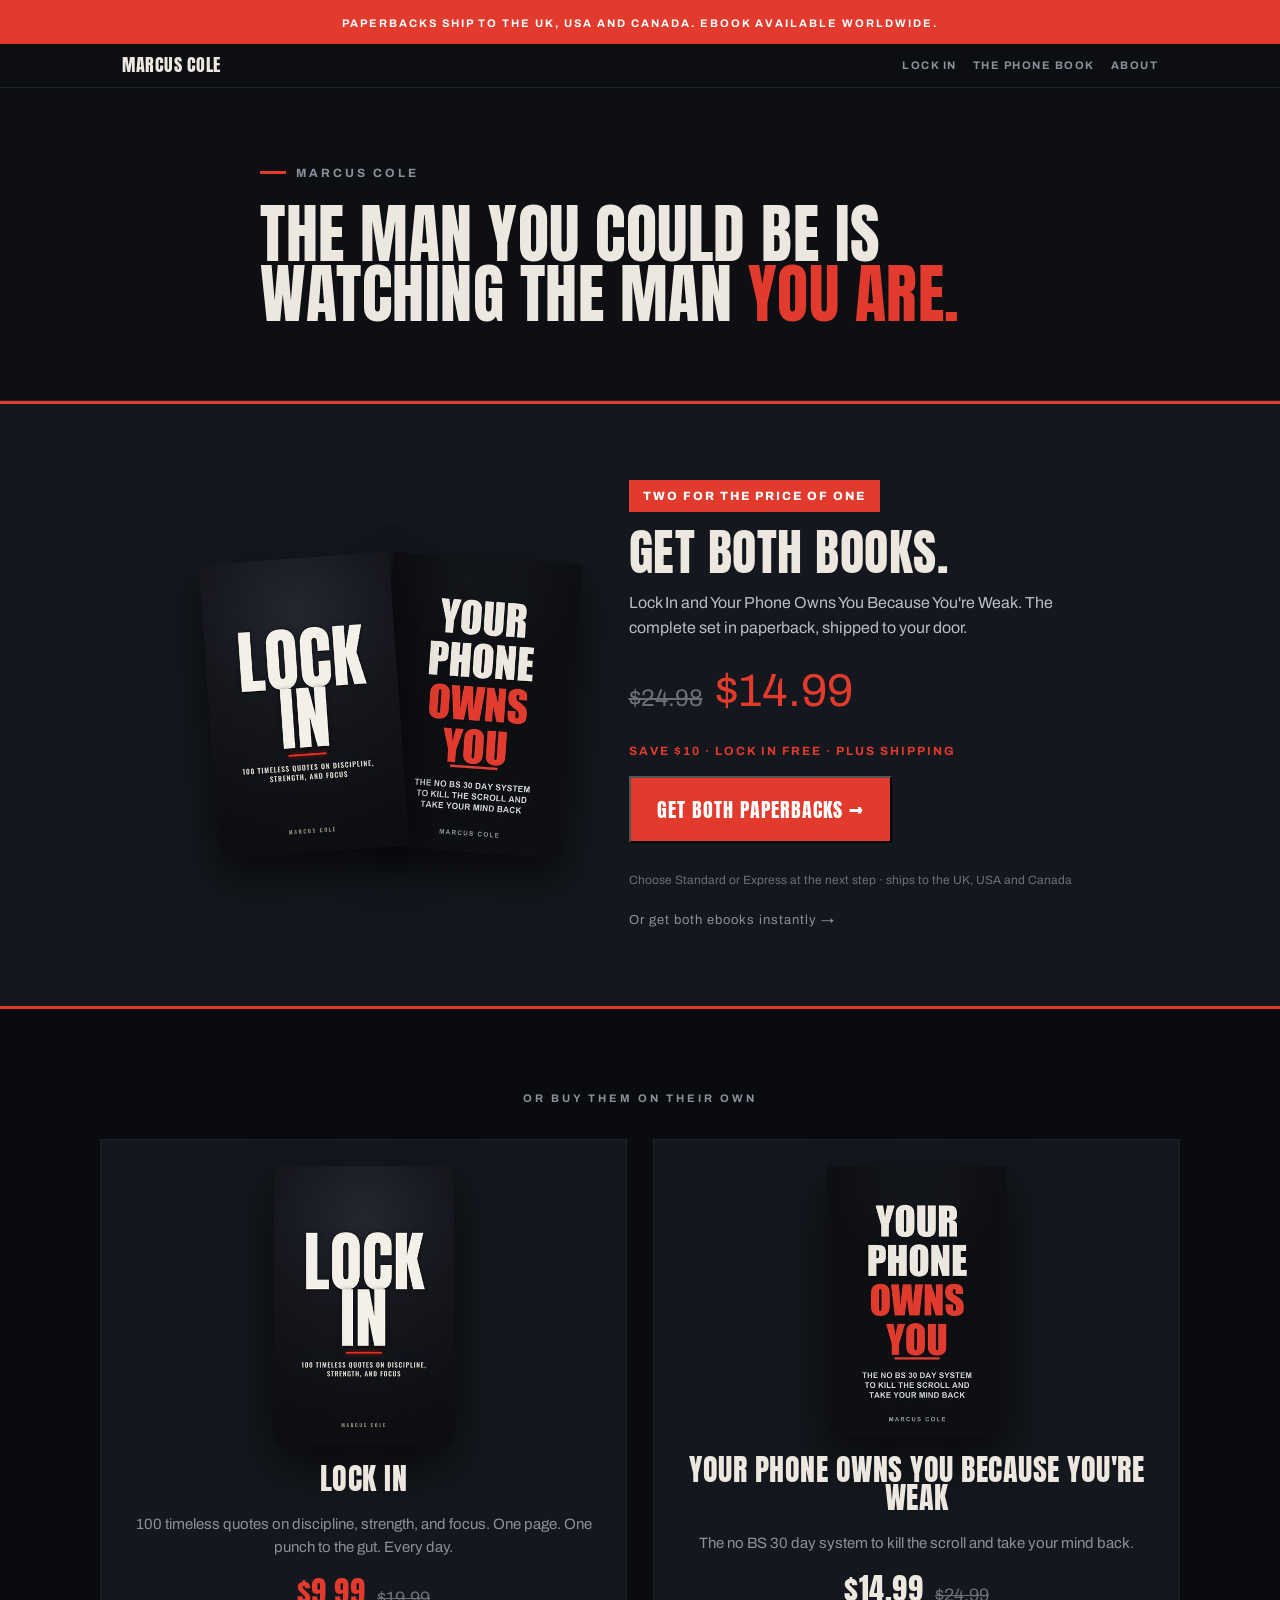
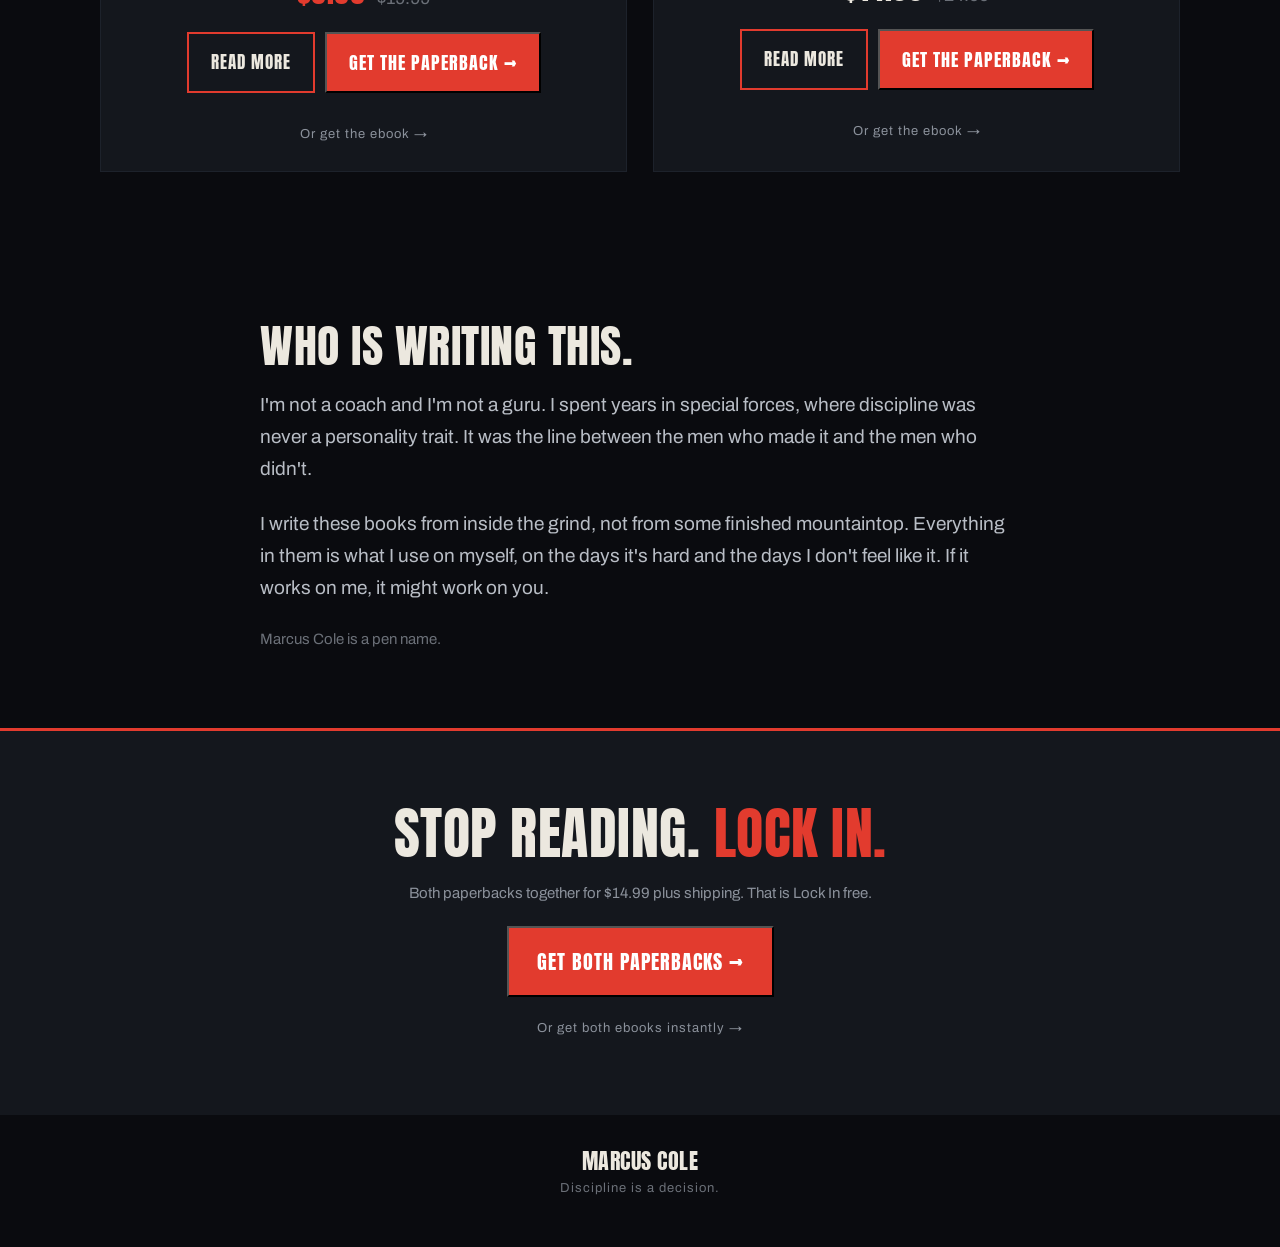
<file: index.html>
<!doctype html>
<html lang="en">
<head>
<meta charset="utf-8">
<meta name="viewport" content="width=device-width, initial-scale=1">
<title>Marcus Cole — Books on Discipline, Strength, Focus</title>
<meta name="description" content="Hard, no-fluff books on discipline, focus, and self-control by Marcus Cole.">
<link rel="preconnect" href="https://fonts.googleapis.com">
<link rel="preconnect" href="https://fonts.gstatic.com" crossorigin>
<link rel="stylesheet" href="https://fonts.googleapis.com/css2?family=Anton&family=Archivo:wght@400;500;600;700;900&display=swap">
<link rel="stylesheet" href="style.css">
</head>
<body>

  <div class="sale"><span class="kick" style="font-size:11px;color:#fff;letter-spacing:2px;">Paperbacks ship to the UK, USA and Canada. Ebook available worldwide.</span></div>

  <div class="topbar">
    <div class="topbar-in">
      <a href="/" class="disp" style="font-size:18px;">Marcus Cole</a>
      <div class="navlinks">
        <a href="/lockin/" class="navlink">Lock In</a>
        <a href="/your-phone-owns-you/" class="navlink">The Phone Book</a>
        <a href="#about" class="navlink">About</a>
      </div>
    </div>
  </div>

  <!-- HERO (brief intro) -->
  <section class="sec" style="background:var(--bg);border-bottom:1px solid var(--line);">
    <div class="sec-in stack" style="gap:22px;max-width:760px;">
      <div style="display:flex;align-items:center;gap:10px;">
        <div style="width:26px;height:3px;background:var(--red);"></div>
        <span class="kick" style="font-size:12px;color:var(--muted2);">Marcus Cole</span>
      </div>
      <h1 class="disp" style="font-size:clamp(40px,8vw,64px);">The man you could be is watching the man <span style="color:var(--red);">you are.</span></h1>
    </div>
  </section>

  <!-- BUNDLE OFFER (hero) -->
  <section class="sec bundle">
    <div class="sec-in bundle-in">
      <div class="bundle-covers">
        <img src="lockin-cover.jpg" alt="Lock In cover">
        <img src="book4-cover.jpg" alt="Your Phone Owns You cover">
      </div>
      <div class="bundle-copy">
        <span class="bundle-badge">Two for the price of one</span>
        <h2 class="disp" style="font-size:clamp(34px,7vw,50px);">Get both books.</h2>
        <p style="font-size:16px;line-height:1.55;color:var(--muted);max-width:430px;">Lock In and Your Phone Owns You Because You're Weak. The complete set in paperback, shipped to your door.</p>
        <div class="price"><span class="was">$24.98</span><span class="now">$14.99</span></div>
        <p class="kick" style="font-size:12px;color:var(--red);letter-spacing:2px;">Save $10 · Lock In free · plus shipping</p>
        <button type="button" class="cta btn-red buy-paper" style="font-size:20px;padding:16px 26px;"
          data-title="Both Books · paperback set"
          data-std-url="https://dvpress.gumroad.com/l/marcuspaperbackbundle?variant=Standard%20Shipping&wanted=true" data-std-price="$22.48"
          data-exp-url="https://dvpress.gumroad.com/l/marcuspaperbackbundle?variant=Express%20Shipping&wanted=true" data-exp-price="$29.98">Get Both Paperbacks &rarr;</button>
        <p style="font-size:12px;color:var(--dim);margin-top:12px;">Choose Standard or Express at the next step · ships to the UK, USA and Canada</p>
        <a class="gumroad-button" href="https://dvpress.gumroad.com/l/bothbooks" style="display:inline-block;margin-top:6px;font-size:13px;color:var(--muted2);letter-spacing:1px;">Or get both ebooks instantly →</a>
      </div>
    </div>
  </section>

  <!-- BOOKS -->
  <section class="sec">
    <div class="sec-in stack" style="gap:30px;">
      <div class="center"><span class="kick" style="font-size:11px;color:var(--muted2);letter-spacing:3px;">Or buy them on their own</span></div>
      <div class="books">

        <div class="bookcard">
          <img src="lockin-cover.jpg" alt="Lock In cover">
          <h2 class="disp" style="font-size:30px;">Lock In</h2>
          <p style="font-size:15px;line-height:1.5;color:var(--muted2);">100 timeless quotes on discipline, strength, and focus. One page. One punch to the gut. Every day.</p>
          <div class="price"><span class="disp now" style="color:var(--red);">$9.99</span><span class="was">$19.99</span></div>
          <div class="btns">
            <a class="cta btn-out" href="/lockin/">Read More</a>
            <button type="button" class="cta btn-red buy-paper"
              data-title="Lock In · paperback" data-cover="/lockin-cover.jpg"
              data-std-url="https://dvpress.gumroad.com/l/lockinpaperback?variant=Standard%20Shipping&wanted=true" data-std-price="$18.98"
              data-exp-url="https://dvpress.gumroad.com/l/lockinpaperback?variant=Express%20Shipping&wanted=true" data-exp-price="$27.99">Get the Paperback &rarr;</button>
          </div>
          <a class="gumroad-button" href="https://dvpress.gumroad.com/l/lockin" style="display:inline-block;margin-top:12px;font-size:13px;color:var(--muted2);letter-spacing:1px;">Or get the ebook →</a>
        </div>

        <div class="bookcard">
          <img src="book4-cover.jpg" alt="Your Phone Owns You Because You're Weak cover">
          <h2 class="disp" style="font-size:30px;">Your Phone Owns You Because You're Weak</h2>
          <p style="font-size:15px;line-height:1.5;color:var(--muted2);">The no BS 30 day system to kill the scroll and take your mind back.</p>
          <div class="price"><span class="disp now">$14.99</span><span class="was">$24.99</span></div>
          <div class="btns">
            <a class="cta btn-out" href="/your-phone-owns-you/">Read More</a>
            <button type="button" class="cta btn-red buy-paper"
              data-title="Your Phone Owns You · paperback" data-cover="/book4-cover.jpg"
              data-std-url="https://dvpress.gumroad.com/l/yourphonepaperback?variant=Standard%20Shipping&wanted=true" data-std-price="$21.98"
              data-exp-url="https://dvpress.gumroad.com/l/yourphonepaperback?variant=Express%20Shipping&wanted=true" data-exp-price="$28.98">Get the Paperback &rarr;</button>
          </div>
          <a class="gumroad-button" href="https://dvpress.gumroad.com/l/yourphone" style="display:inline-block;margin-top:12px;font-size:13px;color:var(--muted2);letter-spacing:1px;">Or get the ebook →</a>
        </div>

      </div>
    </div>
  </section>

  <!-- ABOUT -->
  <section class="sec about" id="about" style="background:var(--dark);">
    <div class="sec-in stack" style="gap:22px;max-width:760px;">
      <h2 class="disp" style="font-size:clamp(34px,8vw,46px);">Who is writing this.</h2>
      <p>I'm not a coach and I'm not a guru. I spent years in special forces, where discipline was never a personality trait. It was the line between the men who made it and the men who didn't.</p>
      <p>I write these books from inside the grind, not from some finished mountaintop. Everything in them is what I use on myself, on the days it's hard and the days I don't feel like it. If it works on me, it might work on you.</p>
      <p style="color:var(--dim);font-size:15px;">Marcus Cole is a pen name.</p>
    </div>
  </section>

  <!-- CLOSING -->
  <section class="sec center" style="background:var(--bg2);border-top:3px solid var(--red);">
    <div class="sec-in stack" style="gap:22px;align-items:center;">
      <h2 class="disp" style="font-size:clamp(40px,10vw,56px);">Stop reading. <span style="color:var(--red);">Lock in.</span></h2>
      <p style="font-size:15px;color:var(--muted2);margin:0;">Both paperbacks together for $14.99 plus shipping. That is Lock In free.</p>
      <button type="button" class="cta btn-red buy-paper" style="font-size:20px;padding:18px 28px;"
        data-title="Both Books · paperback set"
        data-std-url="https://dvpress.gumroad.com/l/marcuspaperbackbundle?variant=Standard%20Shipping&wanted=true" data-std-price="$22.48"
        data-exp-url="https://dvpress.gumroad.com/l/marcuspaperbackbundle?variant=Express%20Shipping&wanted=true" data-exp-price="$29.98">Get Both Paperbacks &rarr;</button>
      <a class="gumroad-button" href="https://dvpress.gumroad.com/l/bothbooks" style="display:inline-block;font-size:13px;color:var(--muted2);letter-spacing:1px;">Or get both ebooks instantly →</a>
    </div>
  </section>

  <footer class="foot">
    <span class="disp" style="font-size:22px;">Marcus Cole</span>
    <span style="font-size:13px;color:var(--dim);letter-spacing:1px;">Discipline is a decision.</span>
  </footer>

<!-- Gumroad overlay checkout --><script src="https://gumroad.com/js/gumroad.js"></script>
<script src="checkout.js"></script>
<!-- Cloudflare Web Analytics --><script defer src='https://static.cloudflareinsights.com/beacon.min.js' data-cf-beacon='{"token": "d1eaae2494ea4c88b56d13a0a2fb62db"}'></script><!-- End Cloudflare Web Analytics -->
</body>
</html>
</file>
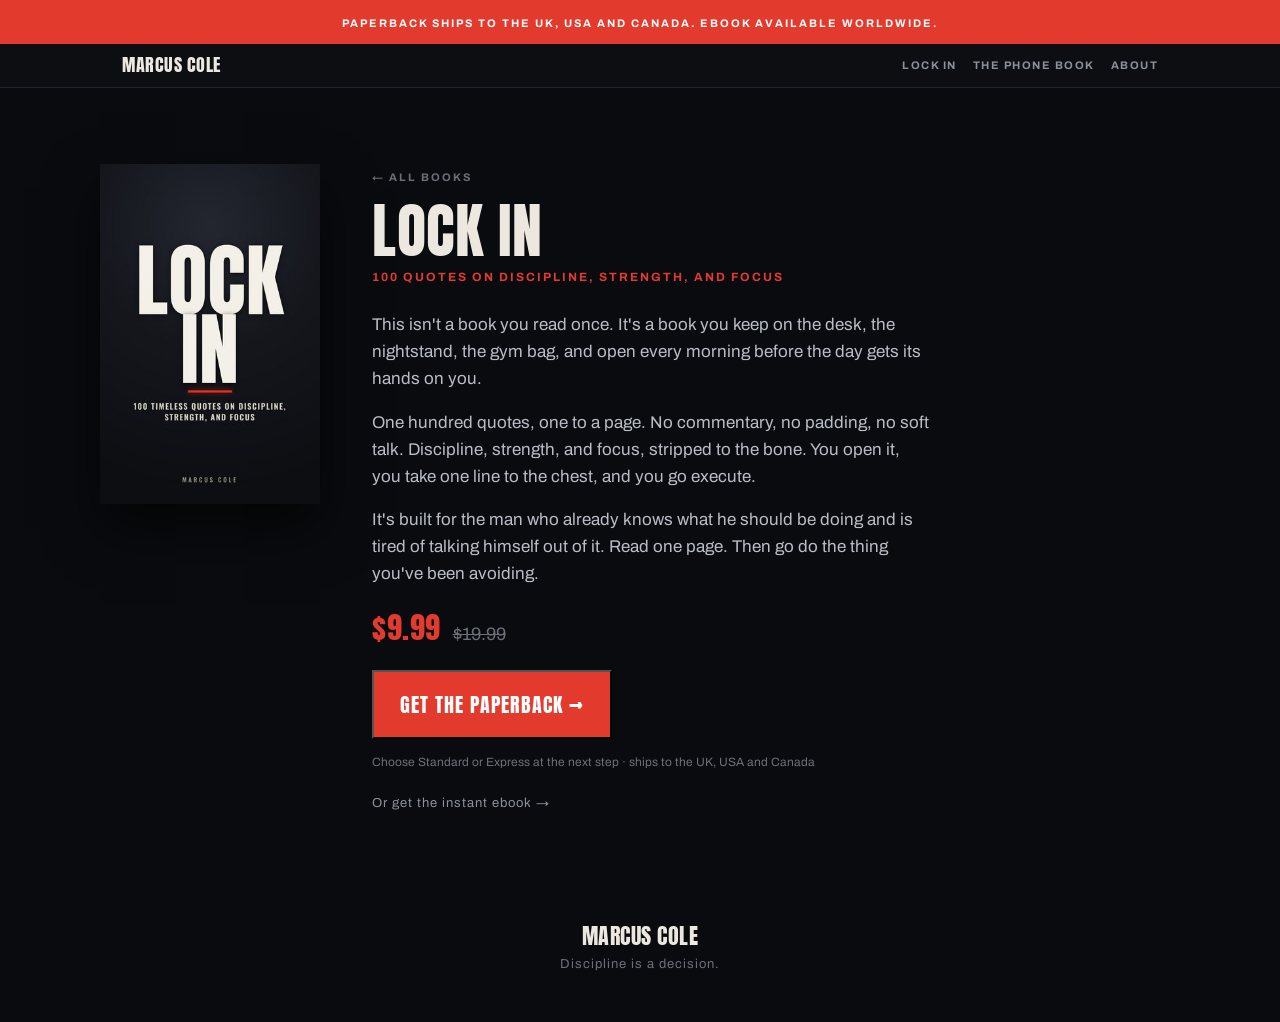
<file: lockin/index.html>
<!doctype html>
<html lang="en">
<head>
<meta charset="utf-8">
<meta name="viewport" content="width=device-width, initial-scale=1">
<title>Lock In — Marcus Cole</title>
<meta name="description" content="Lock In: 100 timeless quotes on discipline, strength, and focus. By Marcus Cole.">
<link rel="preconnect" href="https://fonts.googleapis.com">
<link rel="preconnect" href="https://fonts.gstatic.com" crossorigin>
<link rel="stylesheet" href="https://fonts.googleapis.com/css2?family=Anton&family=Archivo:wght@400;500;600;700;900&display=swap">
<link rel="stylesheet" href="../style.css">
</head>
<body>

  <div class="sale"><span class="kick" style="font-size:11px;color:#fff;letter-spacing:2px;">Paperback ships to the UK, USA and Canada. Ebook available worldwide.</span></div>

  <div class="topbar">
    <div class="topbar-in">
      <a href="/" class="disp" style="font-size:18px;">Marcus Cole</a>
      <div class="navlinks">
        <a href="/lockin/" class="navlink">Lock In</a>
        <a href="/your-phone-owns-you/" class="navlink">The Phone Book</a>
        <a href="/#about" class="navlink">About</a>
      </div>
    </div>
  </div>

  <section class="sec">
    <div class="sec-in detail">
      <img src="../lockin-cover.jpg" alt="Lock In cover">
      <div class="body">
        <a href="/" class="kick" style="font-size:11px;color:var(--dim);letter-spacing:2px;display:inline-block;margin-bottom:18px;">← All books</a>
        <h1 class="disp" style="font-size:clamp(44px,9vw,60px);margin-bottom:8px;">Lock In</h1>
        <p class="kick" style="font-size:12px;color:var(--red);letter-spacing:2px;margin-bottom:24px;">100 quotes on discipline, strength, and focus</p>
        <p>This isn't a book you read once. It's a book you keep on the desk, the nightstand, the gym bag, and open every morning before the day gets its hands on you.</p>
        <p>One hundred quotes, one to a page. No commentary, no padding, no soft talk. Discipline, strength, and focus, stripped to the bone. You open it, you take one line to the chest, and you go execute.</p>
        <p>It's built for the man who already knows what he should be doing and is tired of talking himself out of it. Read one page. Then go do the thing you've been avoiding.</p>
        <div class="price" style="margin:26px 0 22px 0;"><span class="disp now" style="color:var(--red);">$9.99</span><span class="was">$19.99</span></div>
        <button type="button" class="cta btn-red buy-paper" style="font-size:20px;padding:17px 26px;"
          data-title="Lock In · paperback" data-cover="/lockin-cover.jpg"
          data-std-url="https://dvpress.gumroad.com/l/lockinpaperback?variant=Standard%20Shipping&wanted=true" data-std-price="$18.98"
          data-exp-url="https://dvpress.gumroad.com/l/lockinpaperback?variant=Express%20Shipping&wanted=true" data-exp-price="$27.99">Get the Paperback &rarr;</button>
        <p style="font-size:12px;color:var(--dim);margin-top:14px;">Choose Standard or Express at the next step · ships to the UK, USA and Canada</p>
        <a class="gumroad-button" href="https://dvpress.gumroad.com/l/lockin" style="display:inline-block;margin-top:6px;font-size:13px;color:var(--muted2);letter-spacing:1px;">Or get the instant ebook →</a>
      </div>
    </div>
  </section>

  <footer class="foot">
    <span class="disp" style="font-size:22px;">Marcus Cole</span>
    <span style="font-size:13px;color:var(--dim);letter-spacing:1px;">Discipline is a decision.</span>
  </footer>

<!-- Gumroad overlay checkout --><script src="https://gumroad.com/js/gumroad.js"></script>
<script src="../checkout.js"></script>
<!-- Cloudflare Web Analytics --><script defer src='https://static.cloudflareinsights.com/beacon.min.js' data-cf-beacon='{"token": "d1eaae2494ea4c88b56d13a0a2fb62db"}'></script><!-- End Cloudflare Web Analytics -->
</body>
</html>
</file>
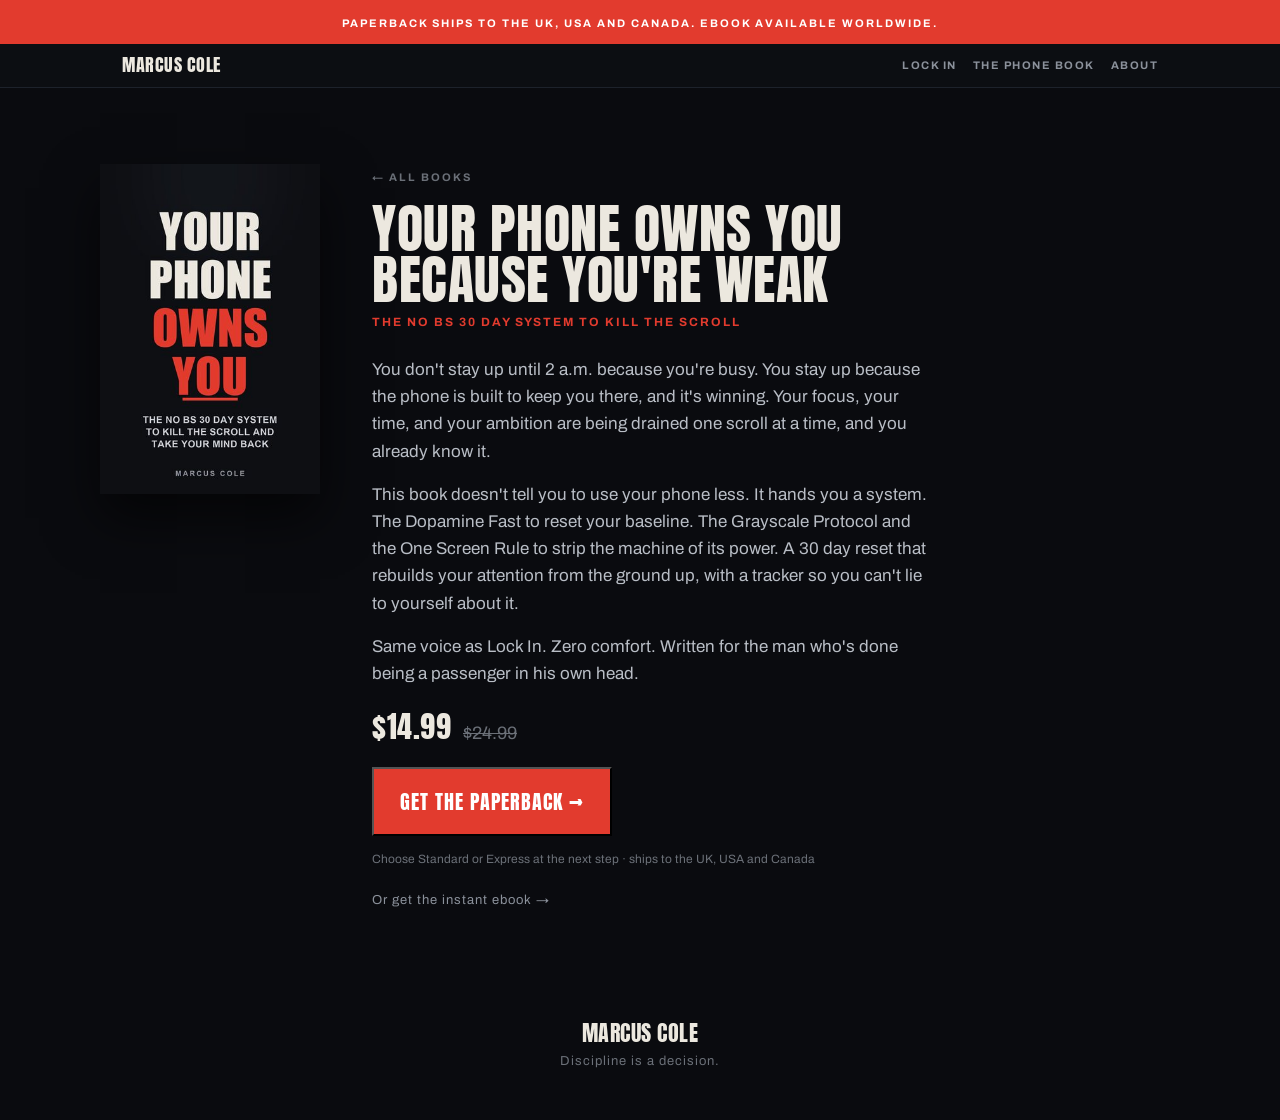
<file: your-phone-owns-you/index.html>
<!doctype html>
<html lang="en">
<head>
<meta charset="utf-8">
<meta name="viewport" content="width=device-width, initial-scale=1">
<title>Your Phone Owns You Because You're Weak — Marcus Cole</title>
<meta name="description" content="Your Phone Owns You Because You're Weak: the no BS 30 day system to kill the scroll and take your mind back. By Marcus Cole.">
<link rel="preconnect" href="https://fonts.googleapis.com">
<link rel="preconnect" href="https://fonts.gstatic.com" crossorigin>
<link rel="stylesheet" href="https://fonts.googleapis.com/css2?family=Anton&family=Archivo:wght@400;500;600;700;900&display=swap">
<link rel="stylesheet" href="../style.css">
</head>
<body>

  <div class="sale"><span class="kick" style="font-size:11px;color:#fff;letter-spacing:2px;">Paperback ships to the UK, USA and Canada. Ebook available worldwide.</span></div>

  <div class="topbar">
    <div class="topbar-in">
      <a href="/" class="disp" style="font-size:18px;">Marcus Cole</a>
      <div class="navlinks">
        <a href="/lockin/" class="navlink">Lock In</a>
        <a href="/your-phone-owns-you/" class="navlink">The Phone Book</a>
        <a href="/#about" class="navlink">About</a>
      </div>
    </div>
  </div>

  <section class="sec">
    <div class="sec-in detail">
      <img src="../book4-cover.jpg" alt="Your Phone Owns You Because You're Weak cover">
      <div class="body">
        <a href="/" class="kick" style="font-size:11px;color:var(--dim);letter-spacing:2px;display:inline-block;margin-bottom:18px;">← All books</a>
        <h1 class="disp" style="font-size:clamp(40px,8vw,54px);margin-bottom:8px;">Your Phone Owns You Because You're Weak</h1>
        <p class="kick" style="font-size:12px;color:var(--red);letter-spacing:2px;margin-bottom:24px;">The no BS 30 day system to kill the scroll</p>
        <p>You don't stay up until 2 a.m. because you're busy. You stay up because the phone is built to keep you there, and it's winning. Your focus, your time, and your ambition are being drained one scroll at a time, and you already know it.</p>
        <p>This book doesn't tell you to use your phone less. It hands you a system. The Dopamine Fast to reset your baseline. The Grayscale Protocol and the One Screen Rule to strip the machine of its power. A 30 day reset that rebuilds your attention from the ground up, with a tracker so you can't lie to yourself about it.</p>
        <p>Same voice as Lock In. Zero comfort. Written for the man who's done being a passenger in his own head.</p>
        <div class="price" style="margin:26px 0 20px 0;"><span class="disp now">$14.99</span><span class="was">$24.99</span></div>
        <button type="button" class="cta btn-red buy-paper" style="font-size:20px;padding:17px 26px;"
          data-title="Your Phone Owns You · paperback" data-cover="/book4-cover.jpg"
          data-std-url="https://dvpress.gumroad.com/l/yourphonepaperback?variant=Standard%20Shipping&wanted=true" data-std-price="$21.98"
          data-exp-url="https://dvpress.gumroad.com/l/yourphonepaperback?variant=Express%20Shipping&wanted=true" data-exp-price="$28.98">Get the Paperback &rarr;</button>
        <p style="font-size:12px;color:var(--dim);margin-top:14px;">Choose Standard or Express at the next step · ships to the UK, USA and Canada</p>
        <a class="gumroad-button" href="https://dvpress.gumroad.com/l/yourphone" style="display:inline-block;margin-top:6px;font-size:13px;color:var(--muted2);letter-spacing:1px;">Or get the instant ebook →</a>
      </div>
    </div>
  </section>

  <footer class="foot">
    <span class="disp" style="font-size:22px;">Marcus Cole</span>
    <span style="font-size:13px;color:var(--dim);letter-spacing:1px;">Discipline is a decision.</span>
  </footer>

<!-- Gumroad overlay checkout --><script src="https://gumroad.com/js/gumroad.js"></script>
<script src="../checkout.js"></script>
<!-- Cloudflare Web Analytics --><script defer src='https://static.cloudflareinsights.com/beacon.min.js' data-cf-beacon='{"token": "d1eaae2494ea4c88b56d13a0a2fb62db"}'></script><!-- End Cloudflare Web Analytics -->
</body>
</html>
</file>
<file: style.css>
:root{
  --bg:#0d0f13; --bg2:#14171d; --dark:#0a0b0f; --line:#1d222b; --line2:#232833;
  --ink:#ECE8DF; --muted:#b9bec6; --muted2:#8b919b; --dim:#6b7078; --red:#E23B2E;
}
*{box-sizing:border-box;}
html,body{margin:0;padding:0;}
body{background:var(--dark);color:var(--ink);
  font-family:'Archivo',system-ui,sans-serif;-webkit-font-smoothing:antialiased;line-height:1.5;}
img{max-width:100%;display:block;}
a{color:var(--ink);text-decoration:none;}
p{margin:0;}
.disp{font-family:'Anton','Arial Narrow',Impact,sans-serif;font-weight:400;
  text-transform:uppercase;line-height:0.94;letter-spacing:0.5px;margin:0;}
.kick{font-family:'Archivo',system-ui,sans-serif;font-weight:700;
  text-transform:uppercase;letter-spacing:3px;}
.cta{font-family:'Anton','Arial Narrow',Impact,sans-serif;text-transform:uppercase;
  letter-spacing:1px;text-decoration:none;display:inline-flex;align-items:center;
  justify-content:center;gap:10px;color:#fff;}
.stack{display:flex;flex-direction:column;}
.btn-red{background:var(--red);color:#fff;padding:15px 22px;font-size:18px;}
.btn-red:hover{filter:brightness(1.08);}
.btn-out{background:transparent;color:var(--ink);border:2px solid var(--red);padding:13px 22px;font-size:17px;}
.btn-out:hover{background:rgba(226,59,46,0.12);}
.btn-dead{background:transparent;color:var(--dim);border:2px solid var(--line2);padding:13px 22px;font-size:17px;cursor:default;}
.arrow{flex-shrink:0;}
.inner{max-width:1080px;margin:0 auto;}

.sale{background:var(--red);padding:10px 16px;text-align:center;}
.topbar{position:sticky;top:0;z-index:20;background:rgba(13,15,19,0.96);
  backdrop-filter:blur(8px);border-bottom:1px solid var(--line);}
.topbar-in{max-width:1080px;margin:0 auto;display:flex;align-items:center;
  justify-content:space-between;padding:13px 22px;gap:12px;}
.navlinks{display:flex;gap:16px;align-items:center;}
.navlinks a.navlink{font-family:'Archivo',sans-serif;font-weight:700;text-transform:uppercase;
  letter-spacing:1.5px;font-size:11px;color:var(--muted2);}
.navlinks a.navlink:hover{color:var(--ink);}

.sec{padding:56px 22px;}
.sec-in{max-width:1080px;margin:0 auto;}
.center{text-align:center;}
.price{display:flex;align-items:baseline;gap:12px;}
.price .now{font-size:30px;}
.price .was{font-size:18px;color:var(--dim);text-decoration:line-through;}
.rule{height:1px;background:var(--line2);}

/* Book cards on the main page */
.books{display:flex;flex-direction:column;gap:26px;}
.bookcard{background:var(--bg2);border:1px solid var(--line);padding:26px;
  display:flex;flex-direction:column;gap:20px;align-items:center;text-align:center;}
.bookcard img{width:180px;box-shadow:0 20px 44px rgba(0,0,0,0.6);}
.bookcard .btns{display:flex;gap:10px;flex-wrap:wrap;justify-content:center;}

/* Sub-page hero */
.detail{display:flex;flex-direction:column;gap:28px;align-items:center;text-align:center;}
.detail img{width:220px;box-shadow:0 24px 50px rgba(0,0,0,0.6);}
.detail .body p{font-size:17px;line-height:1.6;color:var(--muted);margin-bottom:16px;}

/* Bundle hero */
.bundle{background:var(--bg2);border-top:3px solid var(--red);border-bottom:3px solid var(--red);}
.bundle-in{display:flex;flex-direction:column;gap:30px;align-items:center;text-align:center;}
.bundle-covers{display:flex;justify-content:center;flex-shrink:0;}
.bundle-covers img{width:150px;box-shadow:0 20px 44px rgba(0,0,0,0.6);}
.bundle-covers img:first-child{transform:rotate(-4deg);margin-right:-16px;z-index:2;position:relative;}
.bundle-covers img:last-child{transform:rotate(4deg);}
.bundle-copy{display:flex;flex-direction:column;gap:16px;align-items:center;}
.bundle-badge{display:inline-block;background:var(--red);color:#fff;font-family:'Archivo',sans-serif;
  font-weight:800;text-transform:uppercase;letter-spacing:2px;font-size:12px;padding:7px 14px;}
.bundle .price{justify-content:center;}
.bundle .price .now{font-size:46px;color:var(--red);}
.bundle .price .was{font-size:24px;}

.about p{font-size:17px;line-height:1.7;color:var(--muted);}

footer.foot{padding:36px 22px 48px 22px;display:flex;flex-direction:column;gap:8px;align-items:center;}

@media (min-width:820px){
  .sec{padding:76px 40px;}
  .books{flex-direction:row;}
  .bookcard{flex:1;}
  .detail{flex-direction:row;text-align:left;gap:52px;align-items:flex-start;}
  .detail .body{max-width:560px;}
  .detail .body .price{justify-content:flex-start;}
  .about p{font-size:19px;}
  .bundle-in{flex-direction:row;text-align:left;gap:56px;justify-content:center;align-items:center;}
  .bundle-copy{align-items:flex-start;}
  .bundle .price{justify-content:flex-start;}
  .bundle-covers img{width:190px;}
}
</file>
